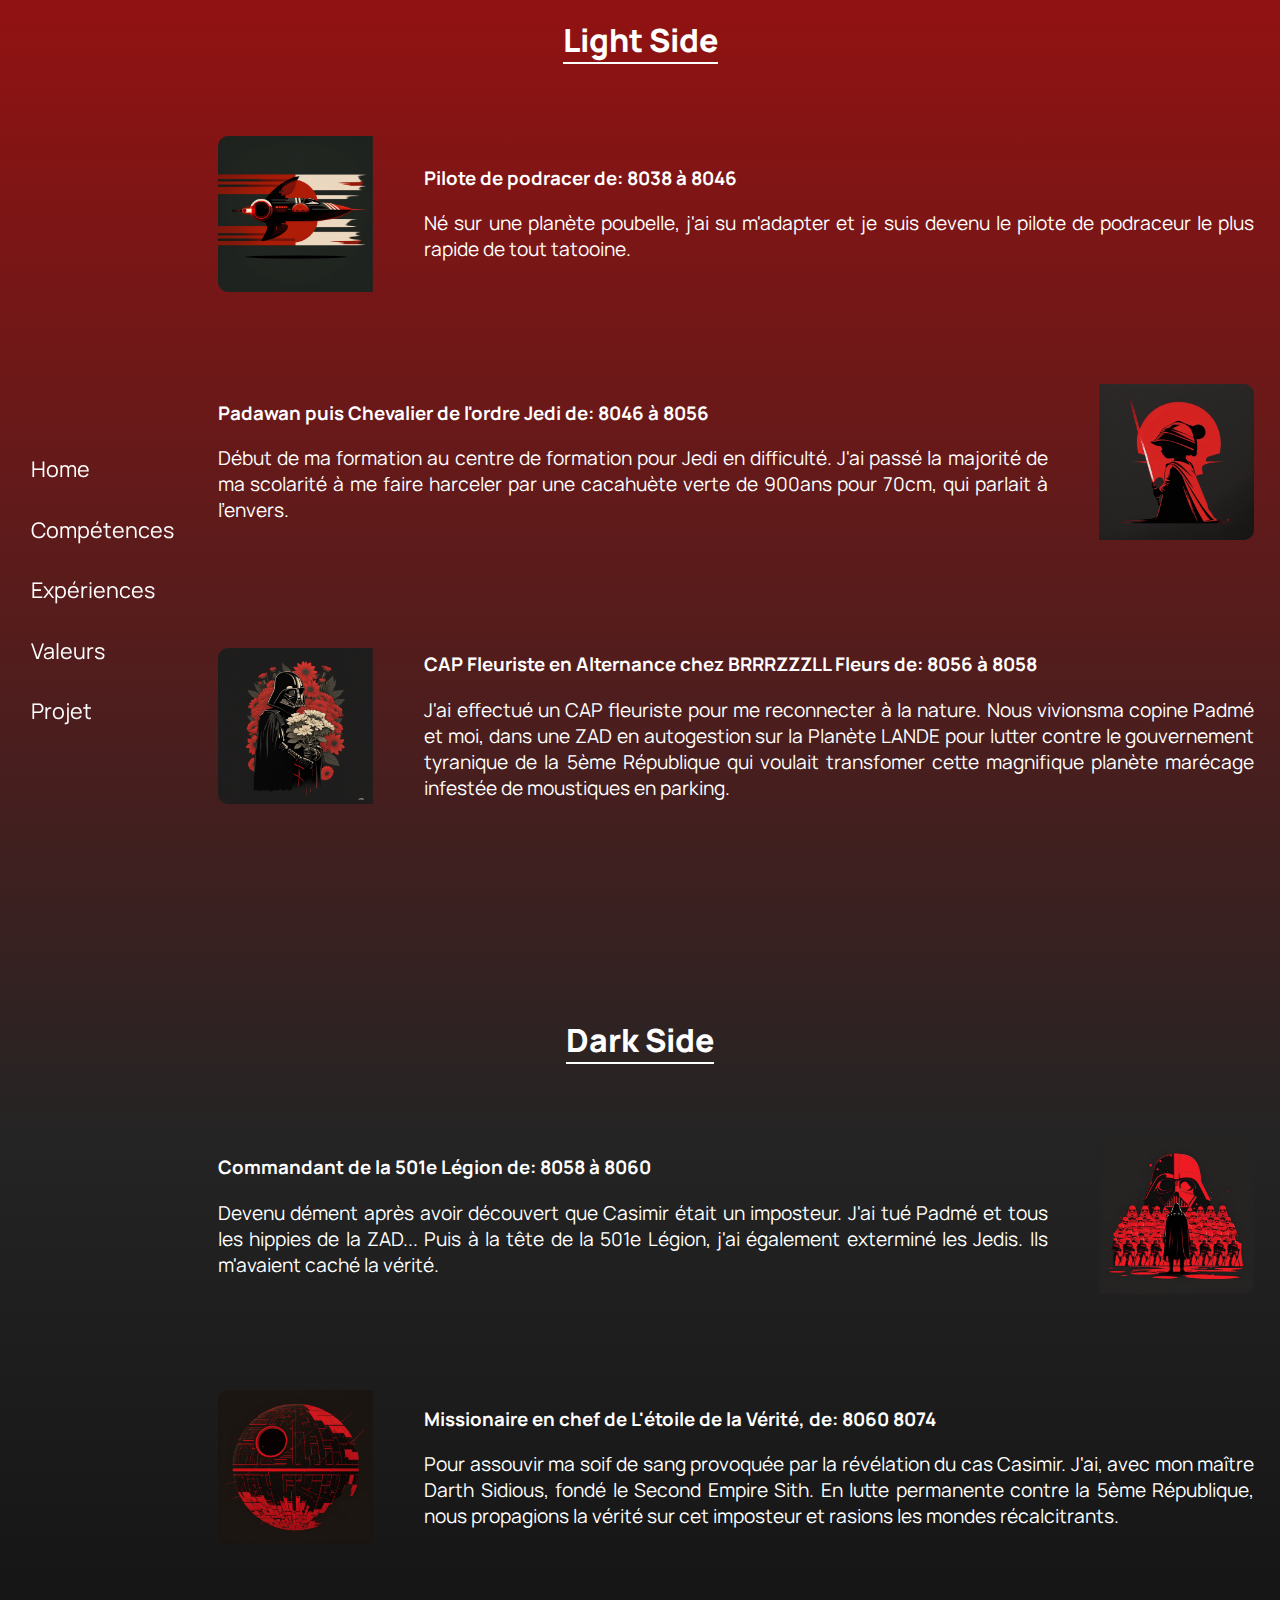
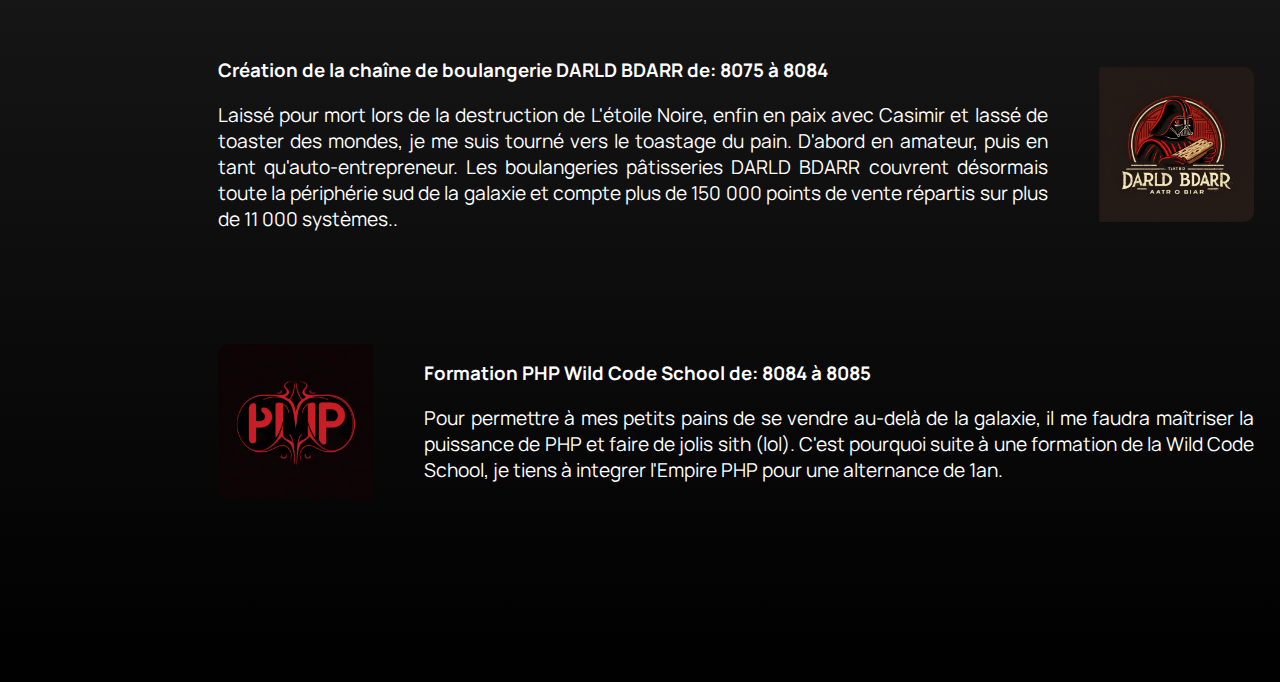
<file: experiences.html>
<!DOCTYPE html>
<html lang="en">

<head>
  <meta charset="UTF-8" />
  <meta http-equiv="X-UA-Compatible" content="IE=edge" />
  <meta name="viewport" content="width=device-width, initial-scale=1.0" />
  <link rel="icon" type="image/gif" href="asset/images/favicon.png" />
  <link rel="stylesheet" href="asset/experiences.css" />
  <link rel="stylesheet" href="asset/style.css" />
  <link rel="stylesheet" href="https://cdnjs.cloudflare.com/ajax/libs/font-awesome/6.3.0/css/all.min.css"
    integrity="sha512-SzlrxWUlpfuzQ+pcUCosxcglQRNAq/DZjVsC0lE40xsADsfeQoEypE+enwcOiGjk/bSuGGKHEyjSoQ1zVisanQ=="
    crossorigin="anonymous" referrerpolicy="no-referrer" />
  <title>Mes Expériences</title>
</head>

<body>
  <header>
    <nav class="navbar">
      <i class="fa fa-bars" id="burgerMenuIcon" onclick="onClickMenu()"></i>
      <ul class="navMenu" id="navMenu">
        <li class="navItem"><a href="index.html">Home</a></li>
        <li class="navItem"><a href="skills.html">Compétences</a></li>
        <li class="navItem"><a href="experiences.html">Expériences</a></li>
        <li class="navItem"><a href="valeurs.html">Valeurs</a></li>
        <li class="navItem"><a href="monProjet.html">Projet</a></li>
        <li class="navItem">
          <section>
            <a href="https://www.youtube.com/watch?v=xvFZjo5PgG0"><i class="fa-brands fa-twitter"></i></a>
            <a href="https://www.youtube.com/watch?v=xvFZjo5PgG0"><i class="fa-brands fa-instagram"></i></a>
            <a href="https://www.youtube.com/watch?v=xvFZjo5PgG0"><i class="fa-brands fa-youtube"></i></a>
          </section>
        </li>
      </ul>
    </nav>
  </header>

  <main>
    <div>
      <section>
        <h1><strong>Light Side </strong></h1>

        <div class="divPart">
          <div class="contentBlock">
            <img src="asset/images/podracer.png" alt="darthVador" class="imgLeft imgDesktop" />

            <div>
              <img src="asset/images/podracer.png" alt="darthVador" class="imgMobile" />
              <h3>Pilote de podracer de: 8038 à 8046</h3>
              <p>
                Né sur une planète poubelle, j'ai su m'adapter et je suis
                devenu le pilote de podraceur le plus rapide de tout tatooine.
              </p>
            </div>
          </div>

          <div class="contentBlock">
            <div>
              <img src="asset/images/padawan.png" alt="darthVador" class="imgMobile" />
              <h3>Padawan puis Chevalier de l'ordre Jedi de: 8046 à 8056</h3>
              <p>
                Début de ma formation au centre de formation pour Jedi en
                difficulté. J'ai passé la majorité de ma scolarité à me faire
                harceler par une cacahuète verte de 900ans pour 70cm, qui
                parlait à l'envers.
              </p>
            </div>
            <img src="asset/images/padawan.png" alt="darthVador" class="imgRight imgDesktop" />
          </div>

          <div class="contentBlock">
            <img src="asset/images/vadorFleurs.png" alt="darthVador" class="imgLeft imgDesktop" />
            <div>
              <img src="asset/images/vadorFleurs.png" alt="darthVador" class="imgMobile" />
              <h3>
                CAP Fleuriste en Alternance chez BRRRZZZLL Fleurs de: 8056 à
                8058
              </h3>
              <p>
                J'ai effectué un CAP fleuriste pour me reconnecter à la
                nature. Nous vivionsma copine Padmé et moi, dans une ZAD en
                autogestion sur la Planète LANDE pour lutter contre le
                gouvernement tyranique de la 5ème République qui voulait
                transfomer cette magnifique planète marécage infestée de
                moustiques en parking.
              </p>
            </div>
          </div>
        </div>
      </section>

      <section>
        <h1><strong>Dark Side</strong></h1>
        <div class="divPart">
          <div class="contentBlock">
            <div>
              <img src="asset/images/vadorArmy.png" alt="darthVador" class="imgMobile" />
              <h3>Commandant de la 501e Légion de: 8058 à 8060</h3>
              <p>
                Devenu dément après avoir découvert que Casimir était un
                imposteur. J'ai tué Padmé et tous les hippies de la ZAD...
                Puis à la tête de la 501e Légion, j'ai également exterminé les
                Jedis. Ils m'avaient caché la vérité.
              </p>
            </div>
            <img src="asset/images/vadorArmy.png" alt="darthVador" class="imgRight imgDesktop" />
          </div>

          <div class="contentBlock">
            <img src="asset/images/deathStar.png" alt="darthVador" class="imgLeft imgDesktop" />

            <div>
              <img src="asset/images/deathStar.png" alt="darthVador" class="imgMobile" />
              <h3>
                Missionaire en chef de L'étoile de la Vérité, de: 8060 8074
              </h3>
              <p>
                Pour assouvir ma soif de sang provoquée par la révélation du
                cas Casimir. J'ai, avec mon maître Darth Sidious, fondé le
                Second Empire Sith. En lutte permanente contre la 5ème
                République, nous propagions la vérité sur cet imposteur et
                rasions les mondes récalcitrants.
              </p>
            </div>
          </div>

          <div class="contentBlock">
            <div>
              <img src="asset/images/vadorPain.png" alt="darthVador" class="imgMobile" />
              <h3>
                Création de la chaîne de boulangerie DARLD BDARR de: 8075 à
                8084
              </h3>
              <p>
                Laissé pour mort lors de la destruction de L'étoile Noire,
                enfin en paix avec Casimir et lassé de toaster des mondes, je
                me suis tourné vers le toastage du pain. D'abord en amateur,
                puis en tant qu'auto-entrepreneur. Les boulangeries
                pâtisseries DARLD BDARR couvrent désormais toute la périphérie
                sud de la galaxie et compte plus de 150 000 points de vente
                répartis sur plus de 11 000 systèmes..
              </p>
            </div>
            <img src="asset/images/vadorPain.png" alt="darthVador" class="imgRight imgDesktop" />
          </div>
          <div class="contentBlock">
            <img src="asset/images/logoEmpirePhp.png" alt="darthVador" class="imgLeft imgDesktop" />
            <div>
              <img src="asset/images/logoEmpirePhp.png" alt="darthVador" class="imgMobile" />
              <h3>Formation PHP Wild Code School de: 8084 à 8085</h3>

              <p>
                Pour permettre à mes petits pains de se vendre au-delà de la
                galaxie, il me faudra maîtriser la puissance de PHP et faire
                de jolis sith (lol). C'est pourquoi suite à une formation de
                la Wild Code School, je tiens à integrer l'Empire PHP pour une
                alternance de 1an.
              </p>
            </div>
          </div>
        </div>
      </section>
    </div>
  </main>

  <script src="asset/javascript/index.js"></script>
</body>

</html>
</file>
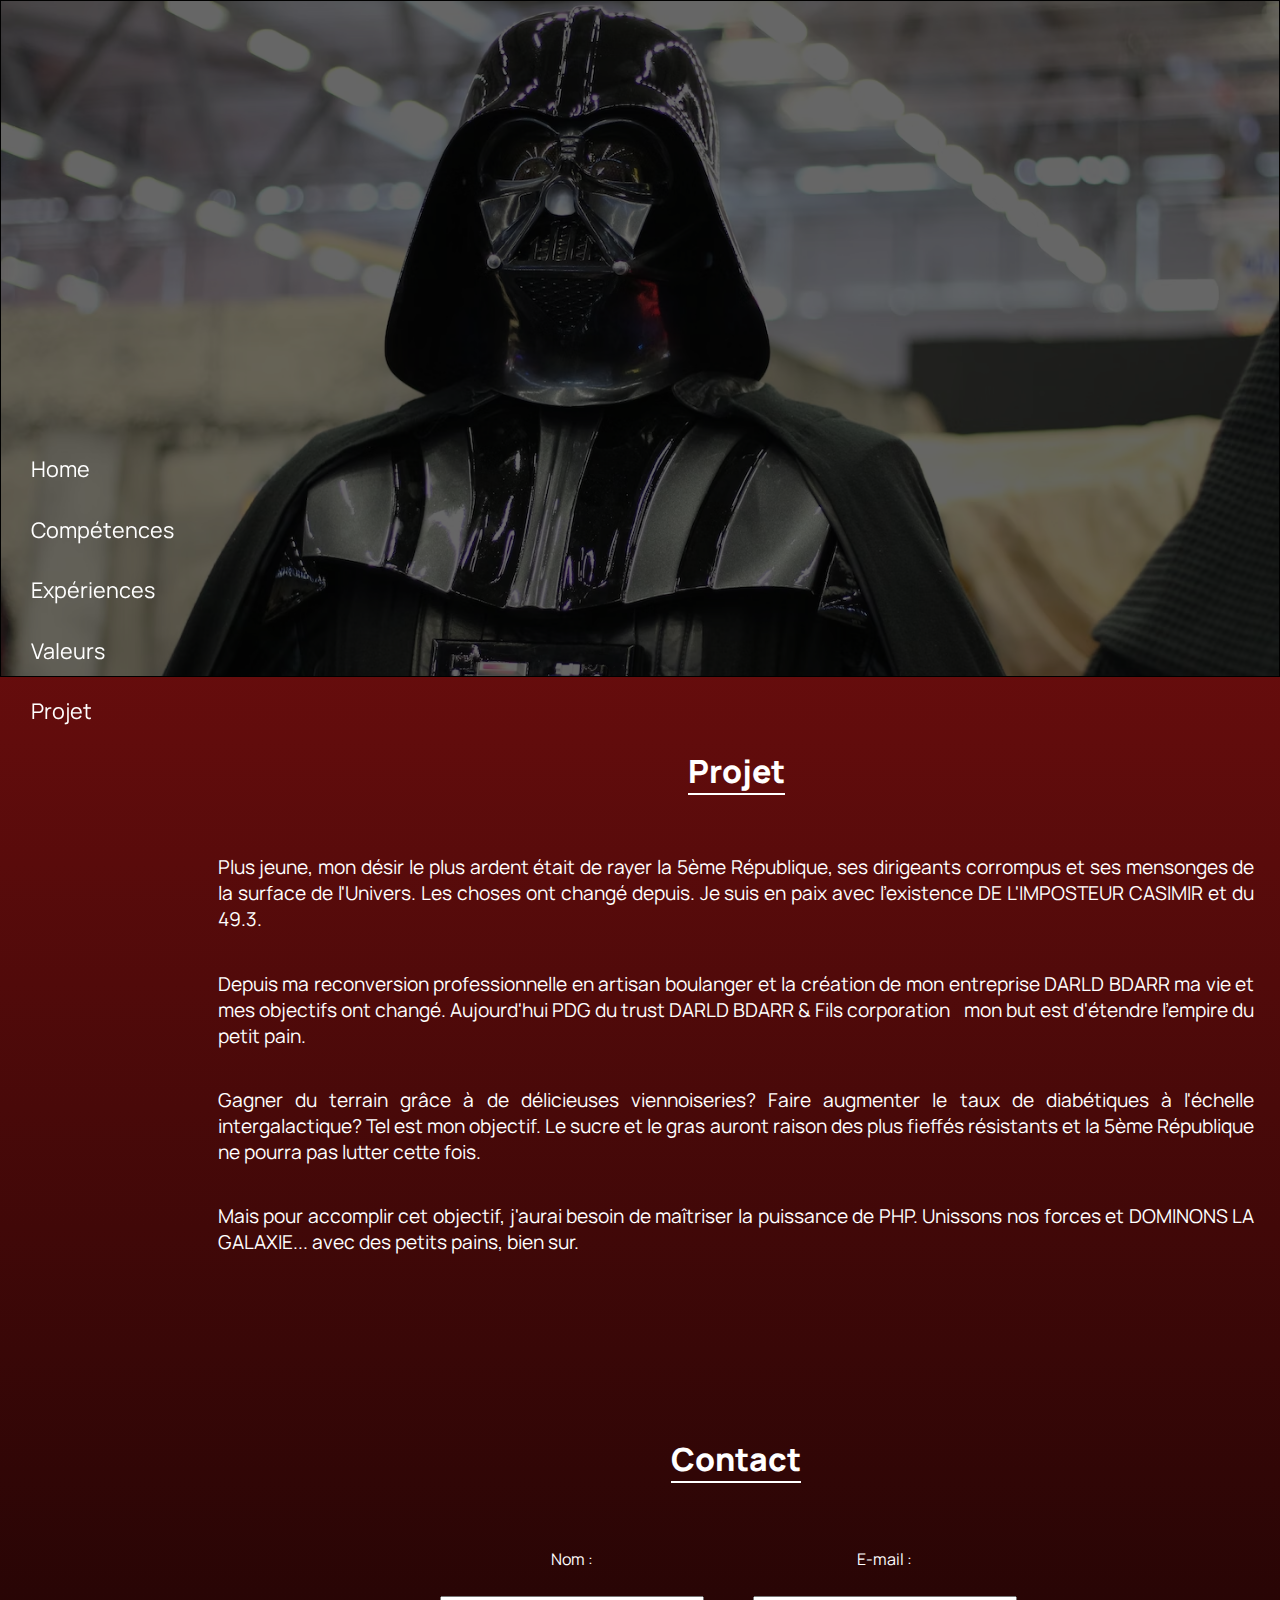
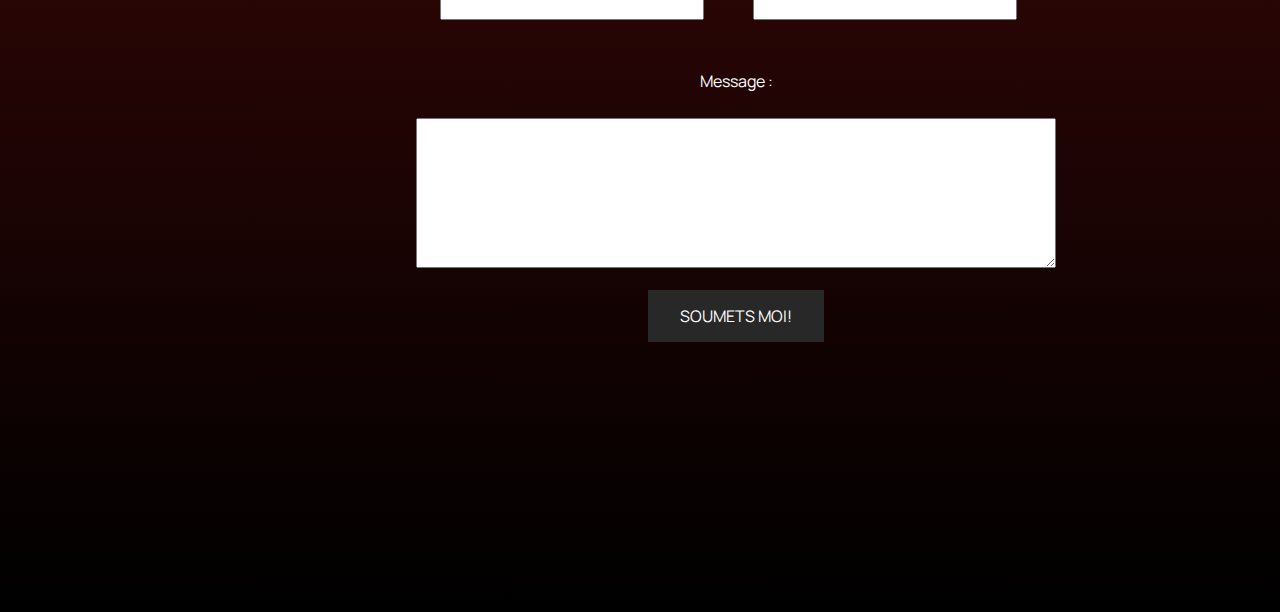
<file: monProjet.html>
<!DOCTYPE html>
<html lang="en">

<head>
  <meta charset="UTF-8" />
  <meta http-equiv="X-UA-Compatible" content="IE=edge" />
  <meta name="viewport" content="width=device-width, initial-scale=1.0" />
  <link rel="icon" type="image/gif" href="asset/images/favicon.png" />
  <link rel="stylesheet" href="asset/monProjet.css" />
  <link rel="stylesheet" href="asset/style.css">
  <link rel="stylesheet" href="https://cdnjs.cloudflare.com/ajax/libs/font-awesome/6.3.0/css/all.min.css"
    integrity="sha512-SzlrxWUlpfuzQ+pcUCosxcglQRNAq/DZjVsC0lE40xsADsfeQoEypE+enwcOiGjk/bSuGGKHEyjSoQ1zVisanQ=="
    crossorigin="anonymous" referrerpolicy="no-referrer" />
  <title>Mon Projet</title>
</head>

<body>
  <header>
    <nav class="navbar">
      <i class="fa fa-bars" id="burgerMenuIcon" onclick="onClickMenu()"></i>
      <ul class="navMenu" id="navMenu">
        <li class="navItem"><a href="index.html">Home</a> </li>
        <li class="navItem"><a href="skills.html">Compétences</a> </li>
        <li class="navItem"><a href="experiences.html">Expériences</a> </li>
        <li class="navItem"><a href="valeurs.html">Valeurs</a> </li>
        <li class="navItem"><a href="monProjet.html">Projet</a> </li>
        <li class="navItem">
          <section>
            <a href="https://www.youtube.com/watch?v=xvFZjo5PgG0"><i class="fa-brands fa-twitter"></i></a>
            <a href="https://www.youtube.com/watch?v=xvFZjo5PgG0"><i class="fa-brands fa-instagram"></i></a>
            <a href="https://www.youtube.com/watch?v=xvFZjo5PgG0"><i class="fa-brands fa-youtube"></i></a>
          </section>
        </li>
      </ul>
    </nav>
  </header>

  <main>
    <div class="banniere"></div>

    <div class="divPart">

      <h1><strong>Projet</strong></h1>

      <p> Plus jeune, mon désir le plus ardent était de rayer la 5ème
        République, ses dirigeants corrompus et ses mensonges de la surface de
        l'Univers. Les choses ont changé depuis. Je suis en paix avec
        l'existence DE L'IMPOSTEUR CASIMIR et du 49.3. </p>

      <p>
        Depuis ma reconversion professionnelle en artisan boulanger et la
        création de mon entreprise DARLD BDARR ma vie et mes objectifs ont
        changé. Aujourd'hui PDG du trust DARLD BDARR & Fils corporation<i
          class="fa-sharp fa-regular fa-copyright fa-2xs"></i> mon but est
        d'étendre l'empire du petit pain.
      </p>

      <p>
        Gagner du terrain grâce à de délicieuses viennoiseries? Faire
        augmenter le taux de diabétiques à l'échelle intergalactique? Tel est
        mon objectif. Le sucre et le gras auront raison des plus fieffés
        résistants et la 5ème République ne pourra pas lutter cette fois.
      </p>

      <p>
        Mais pour accomplir cet objectif, j'aurai besoin de maîtriser la
        puissance de PHP. Unissons nos forces et DOMINONS LA GALAXIE... avec
        des petits pains, bien sur.
      </p>

    </div>

    <form action="monProjet.html" method="post" class="divPart">
      <h1 id="contact"><strong>Contact</strong></h1>
      <div class="container">
        <div class="formField">
          <label for="name">Nom :</label>
          <input type="text" id="name" />
        </div>

        <div class="formField">
          <label for="email">E-mail :</label>
          <input type="email" id="email" />
        </div>
      </div>

      <div class="formField">
        <label for="message">Message :</label>
        <textarea id="message" rows="8"></textarea>
      </div>
      <div>
        <button type="submit">SOUMETS MOI!</button>
      </div>
    </form>
  </main>
  <script src="asset/javascript/index.js"></script>
</body>

</html>
</file>
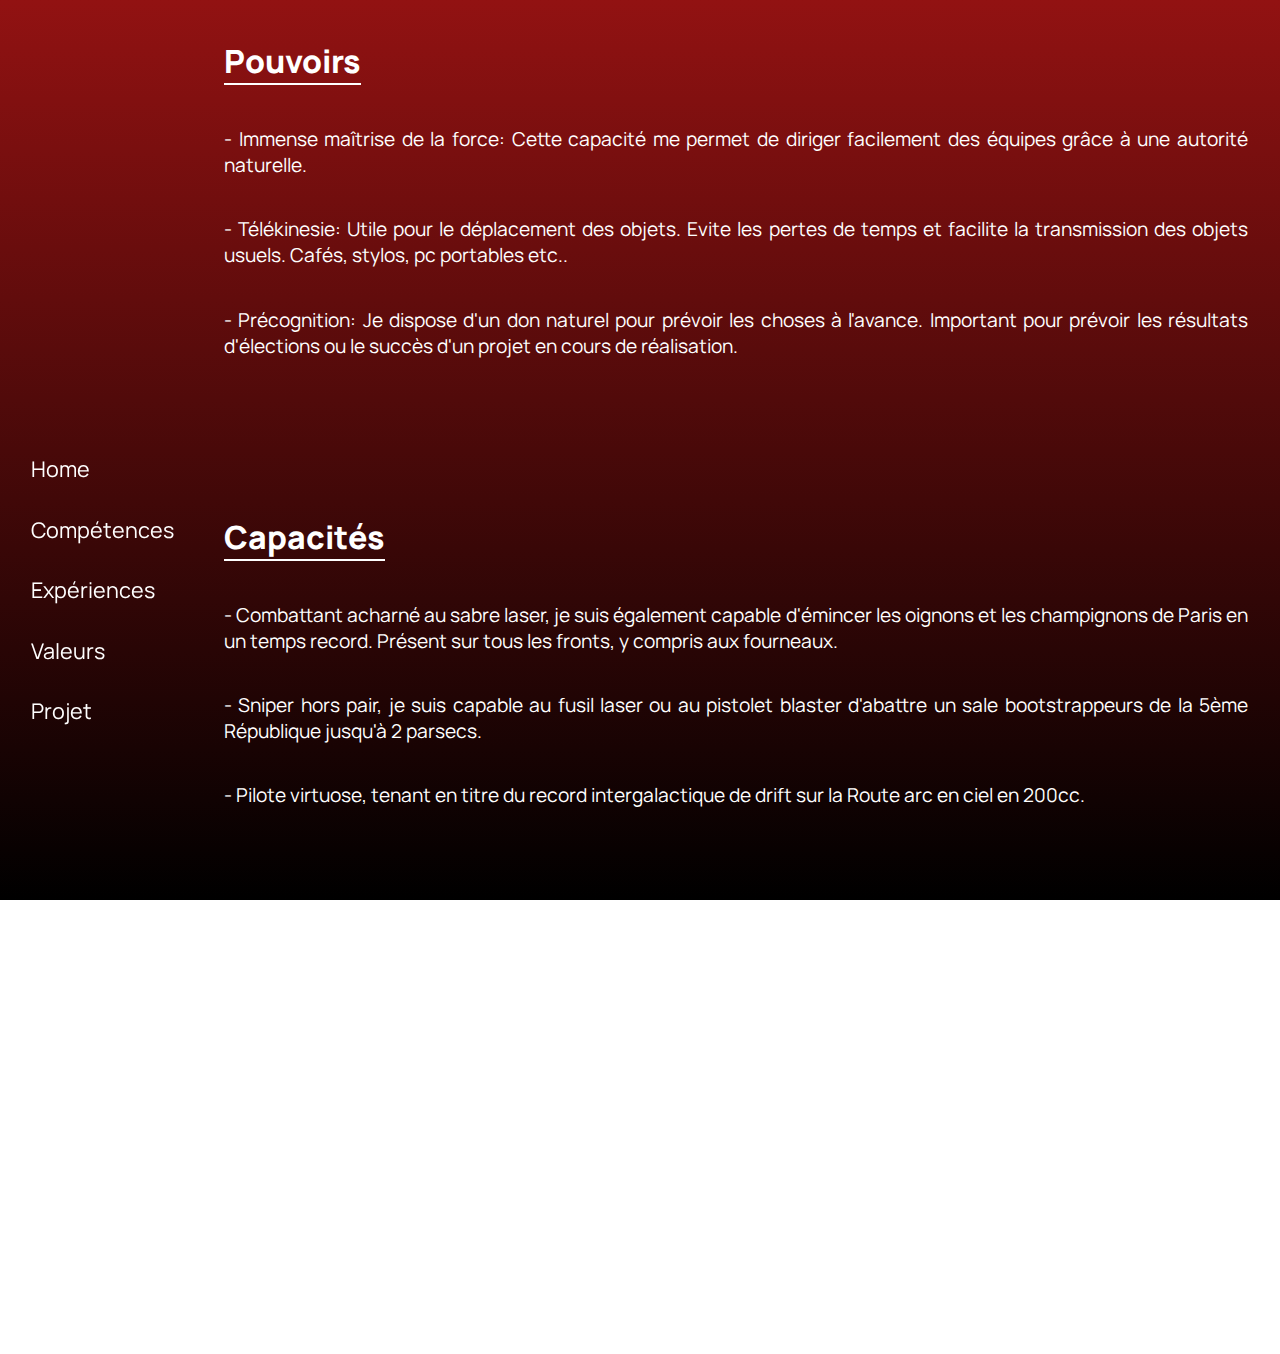
<file: skills.html>
<!DOCTYPE html>
<html lang="en">

<head>
  <meta charset="UTF-8" />
  <meta http-equiv="X-UA-Compatible" content="IE=edge" />
  <meta name="viewport" content="width=device-width, initial-scale=1.0" />
  <link rel="icon" type="image/gif" href="asset/images/favicon.png" />
  <link rel="stylesheet" href="asset/style.css" />
  <link rel="stylesheet" href="asset/skills.css" />
  <link rel="stylesheet" href="https://cdnjs.cloudflare.com/ajax/libs/font-awesome/6.3.0/css/all.min.css"
    integrity="sha512-SzlrxWUlpfuzQ+pcUCosxcglQRNAq/DZjVsC0lE40xsADsfeQoEypE+enwcOiGjk/bSuGGKHEyjSoQ1zVisanQ=="
    crossorigin="anonymous" referrerpolicy="no-referrer" />
  <title>Mes Compétences</title>
</head>

<body>
  <header>
    <nav class="navbar">
      <i class="fa fa-bars" id="burgerMenuIcon" onclick="onClickMenu()"></i>
      <ul class="navMenu" id="navMenu">
        <li class="navItem"><a href="index.html">Home</a></li>
        <li class="navItem"><a href="skills.html">Compétences</a></li>
        <li class="navItem"><a href="experiences.html">Expériences</a></li>
        <li class="navItem"><a href="valeurs.html">Valeurs</a></li>
        <li class="navItem"><a href="monProjet.html">Projet</a></li>
        <li class="navItem">
          <section>
            <a href="https://www.youtube.com/watch?v=xvFZjo5PgG0"><i class="fa-brands fa-twitter"></i></a>
            <a href="https://www.youtube.com/watch?v=xvFZjo5PgG0"><i class="fa-brands fa-instagram"></i></a>
            <a href="https://www.youtube.com/watch?v=xvFZjo5PgG0"><i class="fa-brands fa-youtube"></i></a>
          </section>
        </li>
      </ul>
    </nav>
  </header>
  <div class="divPart">
    <h1><strong>Pouvoirs</strong></h1>
    <p>
      - Immense maîtrise de la force: Cette capacité me permet de diriger
      facilement des équipes grâce à une autorité naturelle.
    </p>

    <p>
      - Télékinesie: Utile pour le déplacement des objets. Evite les pertes de
      temps et facilite la transmission des objets usuels. Cafés, stylos, pc
      portables etc..
    </p>

    <p>
      - Précognition: Je dispose d'un don naturel pour prévoir les choses à
      l'avance. Important pour prévoir les résultats d'élections ou le succès
      d'un projet en cours de réalisation.
    </p>
  </div>

  <div class="divPart">
    <h1><strong>Capacités </strong></h1>
    <p>
      - Combattant acharné au sabre laser, je suis également capable d'émincer
      les oignons et les champignons de Paris en un temps record. Présent sur
      tous les fronts, y compris aux fourneaux.
    </p>

    <p>
      - Sniper hors pair, je suis capable au fusil laser ou au pistolet
      blaster d'abattre un sale bootstrappeurs de la 5ème République jusqu'à 2
      parsecs.
    </p>

    <p>
      - Pilote virtuose, tenant en titre du record intergalactique de drift
      sur la Route arc en ciel en 200cc.
    </p>
  </div>

  <div class="divPart">
    <h1><strong>Autres compétences</strong></h1>
    <p>
      - Contrôle mental: Pratique pour influencer les collaborateurs ou les
      manipuler. Lors de mes missions précédentes l'utilisation de cette
      méthode a permis de régler rapidement de nombreux conflits internes dans
      le calme et le respect mutuel. Egalement utile lors des dîners génants
      chez belle mère ou pour finir de convaincre les impies que Casimir est
      un imposteur.
    </p>
    <p>
      - Et plus si affinités <i class="fa-sharp fa-regular fa-face-smile-wink"></i>
    </p>
  </div>

  <script src="asset/javascript/index.js"></script>
</body>

</html>
</file>
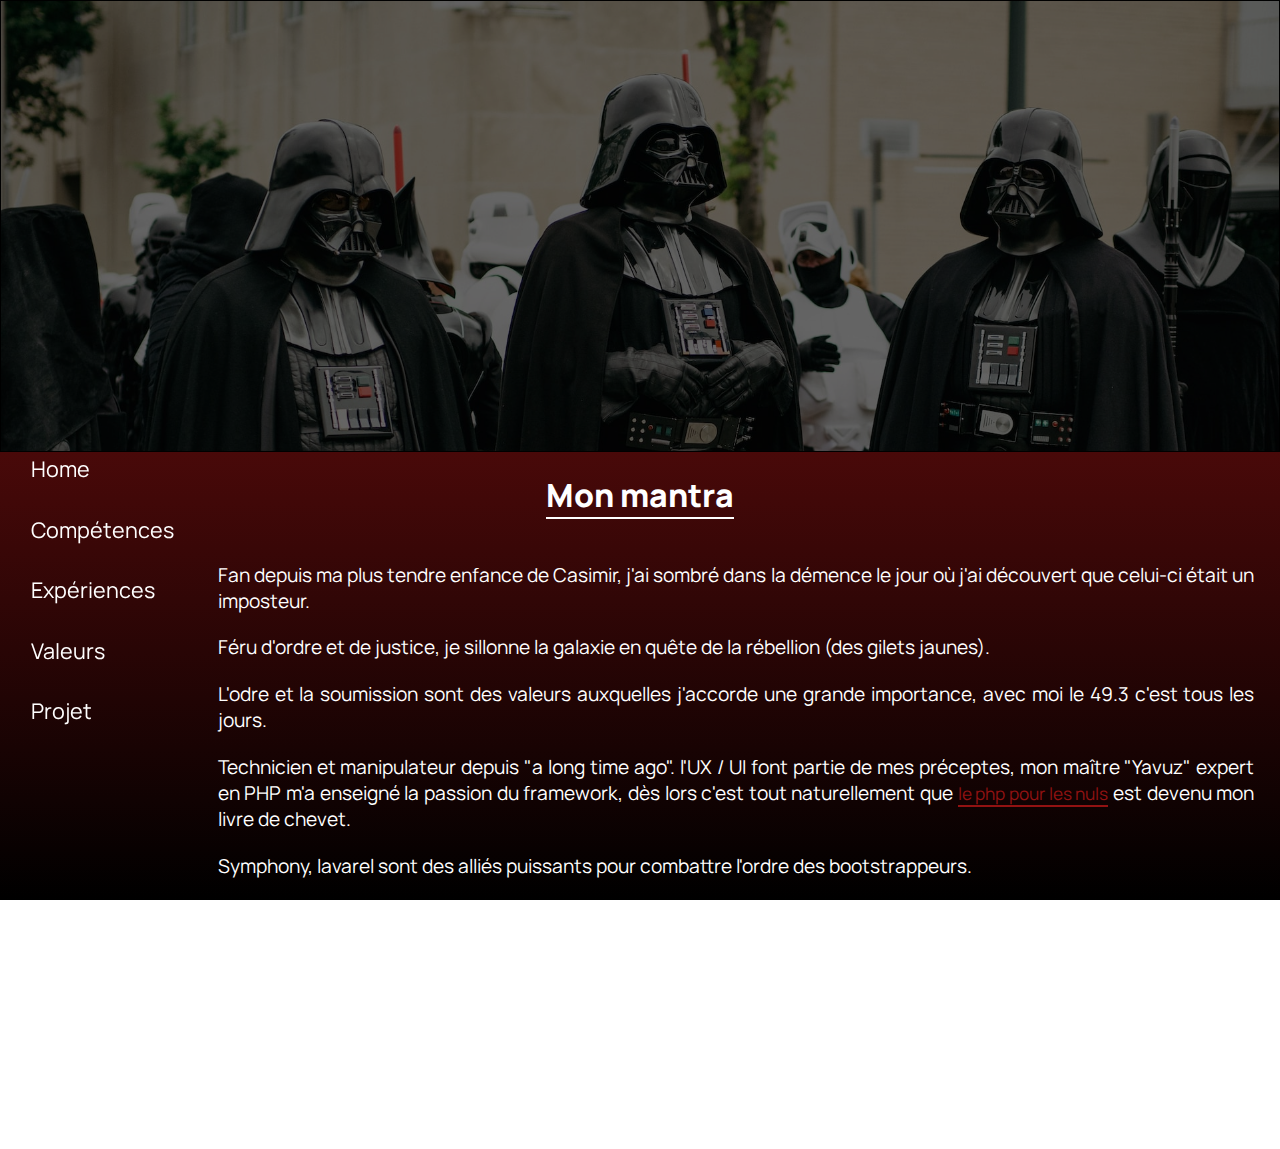
<file: valeurs.html>
<!DOCTYPE html>
<html lang="fr">

<head>
  <meta charset="UTF-8" />
  <meta http-equiv="X-UA-Compatible" content="IE=edge" />
  <meta name="viewport" content="width=device-width, initial-scale=1.0" />
  <link rel="icon" type="image/gif" href="asset/images/favicon.png" />
  <link rel="stylesheet" href="asset/valeurs.css" />
  <link rel="stylesheet" href="asset/style.css" />
  <link rel="stylesheet" href="https://cdnjs.cloudflare.com/ajax/libs/font-awesome/6.3.0/css/all.min.css"
    integrity="sha512-SzlrxWUlpfuzQ+pcUCosxcglQRNAq/DZjVsC0lE40xsADsfeQoEypE+enwcOiGjk/bSuGGKHEyjSoQ1zVisanQ=="
    crossorigin="anonymous" referrerpolicy="no-referrer" />
  <title>Mes Valeurs</title>
</head>

<body>
  <header>
    <nav class="navbar">
      <i class="fa fa-bars" id="burgerMenuIcon" onclick="onClickMenu()"></i>
      <ul class="navMenu" id="navMenu">
        <li class="navItem"><a href="index.html">Home</a></li>
        <li class="navItem"><a href="skills.html">Compétences</a></li>
        <li class="navItem"><a href="experiences.html">Expériences</a></li>
        <li class="navItem"><a href="valeurs.html">Valeurs</a></li>
        <li class="navItem"><a href="monProjet.html">Projet</a></li>
        <li class="navItem">
          <section>
            <a href="https://www.youtube.com/watch?v=xvFZjo5PgG0"><i class="fa-brands fa-twitter"></i></a>
            <a href="https://www.youtube.com/watch?v=xvFZjo5PgG0"><i class="fa-brands fa-instagram"></i></a>
            <a href="https://www.youtube.com/watch?v=xvFZjo5PgG0"><i class="fa-brands fa-youtube"></i></a>
          </section>
        </li>
      </ul>
    </nav>
  </header>

  <main>
    <div class="banniere"></div>

    <h1><strong>Mon mantra</strong></h1>
    <article class="divPart">
      <p>
        Fan depuis ma plus tendre enfance de Casimir, j'ai sombré dans la
        démence le jour où j'ai découvert que celui-ci était un imposteur.
      </p>

      <p>
        Féru d'ordre et de justice, je sillonne la galaxie en quête de la
        rébellion (des gilets jaunes).
      </p>

      <p>
        L'odre et la soumission sont des valeurs auxquelles j'accorde une
        grande importance, avec moi le 49.3 c'est tous les jours.
      </p>

      <p>
        Technicien et manipulateur depuis "a long time ago". l'UX / UI font
        partie de mes préceptes, mon maître "Yavuz" expert en PHP m'a enseigné
        la passion du framework, dès lors c'est tout naturellement que
        <a class="livre" target="_blank" href="https://www.amazon.fr/PHP-MySQL-pour-Nuls-poche-ebook/dp/B07W4MK8KK">le
          php pour les nuls</a>
        est devenu mon livre de chevet.
      </p>
      <p>
        Symphony, lavarel sont des alliés puissants pour combattre l'ordre des
        bootstrappeurs.
      </p>
    </article>
  </main>

  <script src="asset/javascript/index.js"></script>
</body>

</html>
</file>
<file: asset/experiences.css>
body {
    background-image: linear-gradient(#921212, rgb(36, 36, 36), black);
}

h1 {
    margin-top: 2vh;
    margin-bottom: 8vh;

}

.contentBlock {
    display: flex;
    flex-direction: row;
    align-items: center;
    padding-bottom: 10vh;
}

p {
    font-size: larger;
    text-align: justify;
}

img {
    width: 15%;
    max-width: 15%;
    height: 10%;
    display: block;
    border-radius: 10px;
}

.imgDesktop {
    display: none;
}

.imgMobile {
    margin: 3vh auto;
    min-height: 100px;
    min-width: 100px;
}

.imgLeft {
    padding-right: 4vw;
}

.imgRight {
    padding-left: 4vw;
}

@media screen and (min-width: 900px) {

    .imgMobile {
        display: none;
    }

    .imgDesktop {
        display: block;
    }

    img {
        display: block;
        max-width: 10em;
        max-height: 10em;
    }

}
</file>
<file: asset/style.css>
@import url('https://fonts.googleapis.com/css2?family=Manrope&display=swap');

* {
    font-family: 'Manrope', sans-serif;
    color: white;
}

body {
    margin: 0;
    padding: 0;
    background-color: linear-gradient(#921212, black);
    color: white;
    font-family: sans-serif;
}

/* -------------------------nav-------------------------- */
ul {
    list-style-type: none;
    display: none;
}

a {
    text-decoration: none;
    color: white;
    font-size: 0.9em;
}

li {
    padding: 5px 0;
    font-size: 20px;
}

#burgerMenuIcon {
    margin: 15px 0 0 15px;
    cursor: pointer;
    font-size: 25px;
}

.change {
    display: block;
}

/* -------------------------body----------------------------------- */

.divPart {
    padding: 0 15vw;
    display: flex;
    flex-direction: column;
}

p {
    font-size: larger;
    text-align: justify;
}

h1 {
    display: flex;
    justify-content: center;
    font-size: 2em;
}

strong {
    border-bottom: 2px solid white;
}

h2 {
    font-size: xx-large;
}

hr {
    margin: auto;
    width: 40%;
    height: 3px;
    background-color: rgb(165, 165, 165);
    border: none;
}



.contact {
    text-decoration: none;
}

.contact:hover {
    color: black;
}

.divBtn {
    margin-top: 10%;
    width: 30%;
    padding: 3%;
    border-radius: 50px;
    text-align: center;
    background-color: var(--secondary--color);
    border: 1px solid white;
}

.divBtn:hover {
    border: black;
    display: block;
    transform: scale(1.1);
    transition: 200ms;
}

@media screen and (min-width: 530px) {
    #burgerMenuIcon {
        display: none;
    }

    ul {
        display: flex;
        align-items: center;
        justify-content: space-around;
        padding: 0;
        list-style-type: none;
        height: 5vh;
        margin: 0;
        min-height: 30px;
    }

    li {
        display: flex;
    }

    .change {
        display: flex;
    }
}


@media screen and (min-width: 900px) {
    .divPart {
        padding: 0 2vw 10vh 17vw;
    }

    ul {
        align-items: start;
        display: flex;
        flex-direction: column;
        position: fixed;
        top: 50%;
        left: 8%;
        transform: translate(-50%, -50%);

        height: 5vh;
        min-height: 30px;
        z-index: 500000;
    }

    li {
        margin-top: 15%;
        font-size: 1.5em;
    }

    i {
        margin: 0 5px;
    }

    .banniere {
        margin: 0;
    }
}
</file>
<file: asset/monProjet.css>
body {
  background-image: linear-gradient(#921212, black);
  margin: 0;
}

.banniere {
  margin-top: 10%;
  background-size: cover;
  height: 40vh;
  filter: brightness(0.4);
  border: 1px solid black;
  background-image: url('images/darkVador.avif');
}

h1 {
  margin: 8vh auto 4vh;
}

form {
  text-align: center;
  color: black;
  display: flex;
  flex-direction: column;
  width: 50%;
  margin: auto;
}

.container {
  margin-bottom: 25px;
  margin-right: 15px;
}

.formField {
  display: flex;
  flex-direction: column;
}

label {
  margin: 2vw auto;
}


button {
  background-color: #292828;
  border: none;
  color: white;
  padding: 15px 32px;
  text-align: center;
  text-decoration: none;
  display: inline-block;
  font-size: 16px;
  margin: 2.5vh auto 20vh auto;
}

textarea,
input {
  color: #292828;
}



@media screen and (min-width: 900px) {

  h1 {
    margin-bottom: 40px;
  }

  .container {
    margin-bottom: 25px;
    display: flex;
    justify-content: space-around;
  }

  .banniere {
    height: 75vh;
  }

  input {
    width: 20vw;
  }
}
</file>
<file: asset/skills.css>
body {
  background: linear-gradient(#921212, black);
  background-repeat: no-repeat;
  background-attachment: fixed;

}

div {
  padding-top: 10%;
  width: 80%;
  margin: auto;
  margin-bottom: 2%;
}

hr {
  color: black;
}

p {
  color: white;
  text-align: justify;
  font-size: 1.2em;
}

h1 {
  display: flex;
  justify-content: flex-start;

}

.divPart {
  margin-top: 2vh;
}
</file>
<file: asset/valeurs.css>
:root {
    --primary-color: black;
    --secondary--color: #921212;
}

body {
    background: linear-gradient(var(--secondary--color), black);
    background-repeat: no-repeat;
    background-attachment: fixed;

}

main {
    margin-bottom: 20vh;
}

/* Mise ne forme bannière */

.banniere {
    background-image: url('images/Darkvador\ desktop.jpeg');
    margin: 10% 0;
    background-size: cover;
    height: 40vh;
    filter: brightness(0.4);
    border: 1px solid black;
}

/* Mise en forme texte*/

p {
    padding-top: 2%;
    margin: auto;
    text-align: justify;
    overflow-wrap: break-word;
}

.livre {
    color: var(--secondary--color);
    border-bottom: 2px solid var(--secondary--color);
    text-decoration: none;
}

/* Media Querry*/

@media screen and (min-width : 900px) {

    /* Modification taille bannière et paragraphe */
    .banniere {

        height: 50vh;
    }

    p {
        margin: 0;
    }


}
</file>
